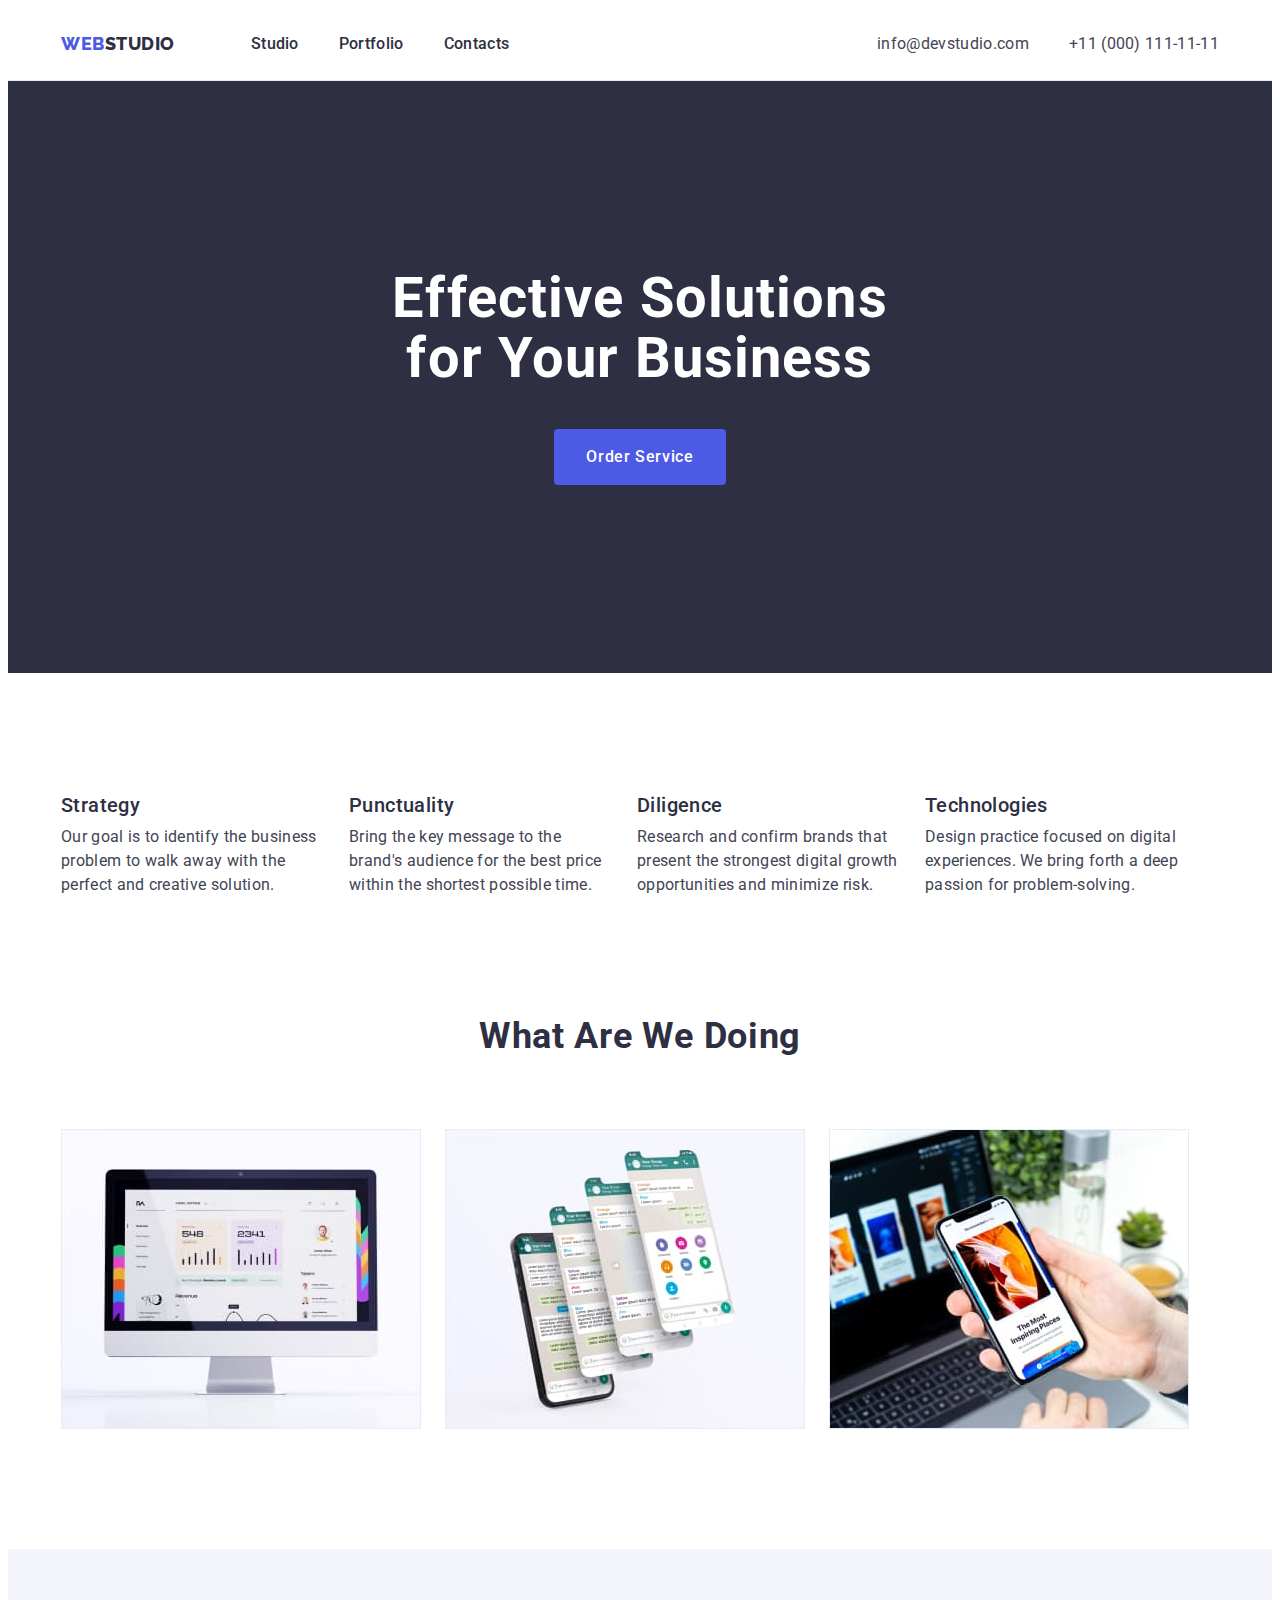
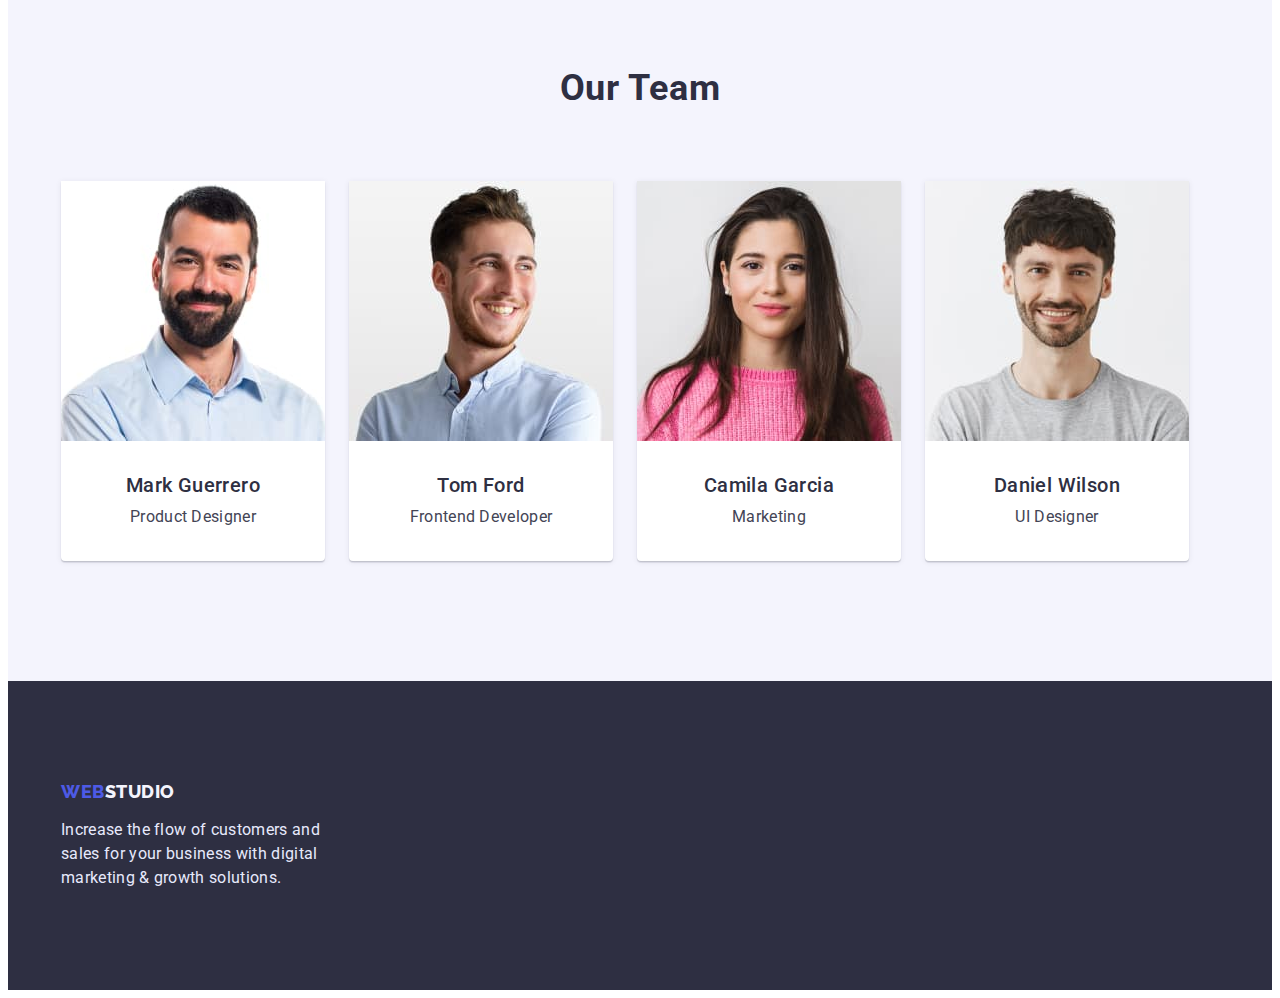
<file: index.html>
<!DOCTYPE html>
<html lang="en">
  <head>
    <meta charset="UTF-8" />
    <meta http-equiv="X-UA-Compatible" content="IE=edge" />
    <meta name="viewport" content="width=device-width, initial-scale=1.0" />
    <link rel="preconnect" href="https://fonts.googleapis.com" />
    <link rel="preconnect" href="https://fonts.gstatic.com" crossorigin />
    <link
      href="https://fonts.googleapis.com/css2?family=Raleway:wght@800&family=Roboto:wght@400;500;700;900&display=swap"
      rel="stylesheet"
    />
    <link
      rel="stylesheet"
      href="https://cdnjs.cloudflare.com/ajax/libs/modern-normalize/1.1.0/modern-normalize.min.css"
      integrity="sha512-wpPYUAdjBVSE4KJnH1VR1HeZfpl1ub8YT/NKx4PuQ5NmX2tKuGu6U/JRp5y+Y8XG2tV+wKQpNHVUX03MfMFn9Q=="
      crossorigin="anonymous"
      referrerpolicy="no-referrer"
    />
    <title>WebStudio</title>
    <link rel="stylesheet" href="./css/styles.css" />
  </head>
  <body>
    <header class="header">
      <div class="container container-nav">
        <nav class="header-nav">
          <a class="header-logo logo link" href="./index.html"
            >Web<span class="logo-studio">Studio</span></a
          >

          <ul class="header-list list">
            <li class="header-item">
              <a class="header-item link" href="./index.html">Studio</a>
            </li>
            <li class="header-item">
              <a class="header-item link" href="./portfolio.html">Portfolio</a>
            </li>
            <li class="header-item">
              <a class="header-item link" href="">Contacts</a>
            </li>
          </ul>
        </nav>
        <address class="address">
          <ul class="address-list list">
            <li class="address-item">
              <a class="address-item link" href="mailto:info@devstudio.com"
                >info@devstudio.com</a
              >
            </li>
            <li class="address-item">
              <a class="address-item link" href="tel:+110001111111"
                >+11 (000) 111-11-11</a
              >
            </li>
          </ul>
        </address>
      </div>
    </header>

    <main>
      <section class="hero">
        <h1 class="hero-title">Effective Solutions for Your Business</h1>
        <button class="hero-btn" type="button">Order Service</button>
      </section>

      <section class="section">
        <div class="container">
          <h2 class="visually-hidden">About</h2>
          <ul class="about-list list">
            <li class="about-item">
              <h3 class="about-subtitle">Strategy</h3>
              <p class="about-text">
                Our goal is to identify the business problem to walk away with
                the perfect and creative solution.
              </p>
            </li>
            <li class="about-item">
              <h3 class="about-subtitle">Punctuality</h3>
              <p class="about-text">
                Bring the key message to the brand's audience for the best price
                within the shortest possible time.
              </p>
            </li>
            <li class="about-item">
              <h3 class="about-subtitle">Diligence</h3>
              <p class="about-text">
                Research and confirm brands that present the strongest digital
                growth opportunities and minimize risk.
              </p>
            </li>
            <li class="about-item">
              <h3 class="about-subtitle">Technologies</h3>
              <p class="about-text">
                Design practice focused on digital experiences. We bring forth a
                deep passion for problem-solving.
              </p>
            </li>
          </ul>
        </div>
      </section>

      <section class="section example-section">
        <div class="container">
          <h2 class="example-title">What are we doing</h2>
          <ul class="example-list list">
            <li class="example-item">
              <img
                src="./images/img1.jpg"
                alt="image 1"
                width="360"
                height="300"
              />
            </li>
            <li class="example-item">
              <img
                src="./images/img2.jpg"
                alt="image 2"
                width="360"
                height="300"
              />
            </li>
            <li class="example-item">
              <img
                src="./images/img3.jpg"
                alt="image 3"
                width="360"
                height="300"
              />
            </li>
          </ul>
        </div>
      </section>

      <section class="team-section">
        <div class="container">
          <h2 class="team-title">Our Team</h2>
          <ul class="team-list list">
            <li class="team-item">
              <img
                src="./images/card1.jpg"
                alt="Team Card 1"
                width="264"
                height="260"
              />
              <div class="team-body">
                <h3 class="team-subtitle">Mark Guerrero</h3>
                <p class="team-text">Product Designer</p>
              </div>
            </li>
            <li class="team-item">
              <img
                src="./images/card2.jpg"
                alt="Team Card 2"
                width="264"
                height="260"
              />
              <div class="team-body">
                <h3 class="team-subtitle">Tom Ford</h3>
                <p class="team-text">Frontend Developer</p>
              </div>
            </li>
            <li class="team-item">
              <img
                src="./images/card3.jpg"
                alt="Team Card 3"
                width="264"
                height="260"
              />
              <div class="team-body">
                <h3 class="team-subtitle">Camila Garcia</h3>
                <p class="team-text">Marketing</p>
              </div>
            </li>
            <li class="team-item">
              <img
                src="./images/card4.jpg"
                alt="Team Card 4"
                width="264"
                height="260"
              />
              <div class="team-body">
                <h3 class="team-subtitle">Daniel Wilson</h3>
                <p class="team-text">UI Designer</p>
              </div>
            </li>
          </ul>
        </div>
      </section>
    </main>
    <footer class="footer">
      <div class="container footer-container">
        <a class="footer-logo" href="./index.html"
          >Web<span class="footer-logo-studio">Studio</span></a
        >
        <p class="footer-text">
          Increase the flow of customers and sales for your business with
          digital marketing & growth solutions.
        </p>
      </div>
    </footer>
  </body>
</html>
</file>
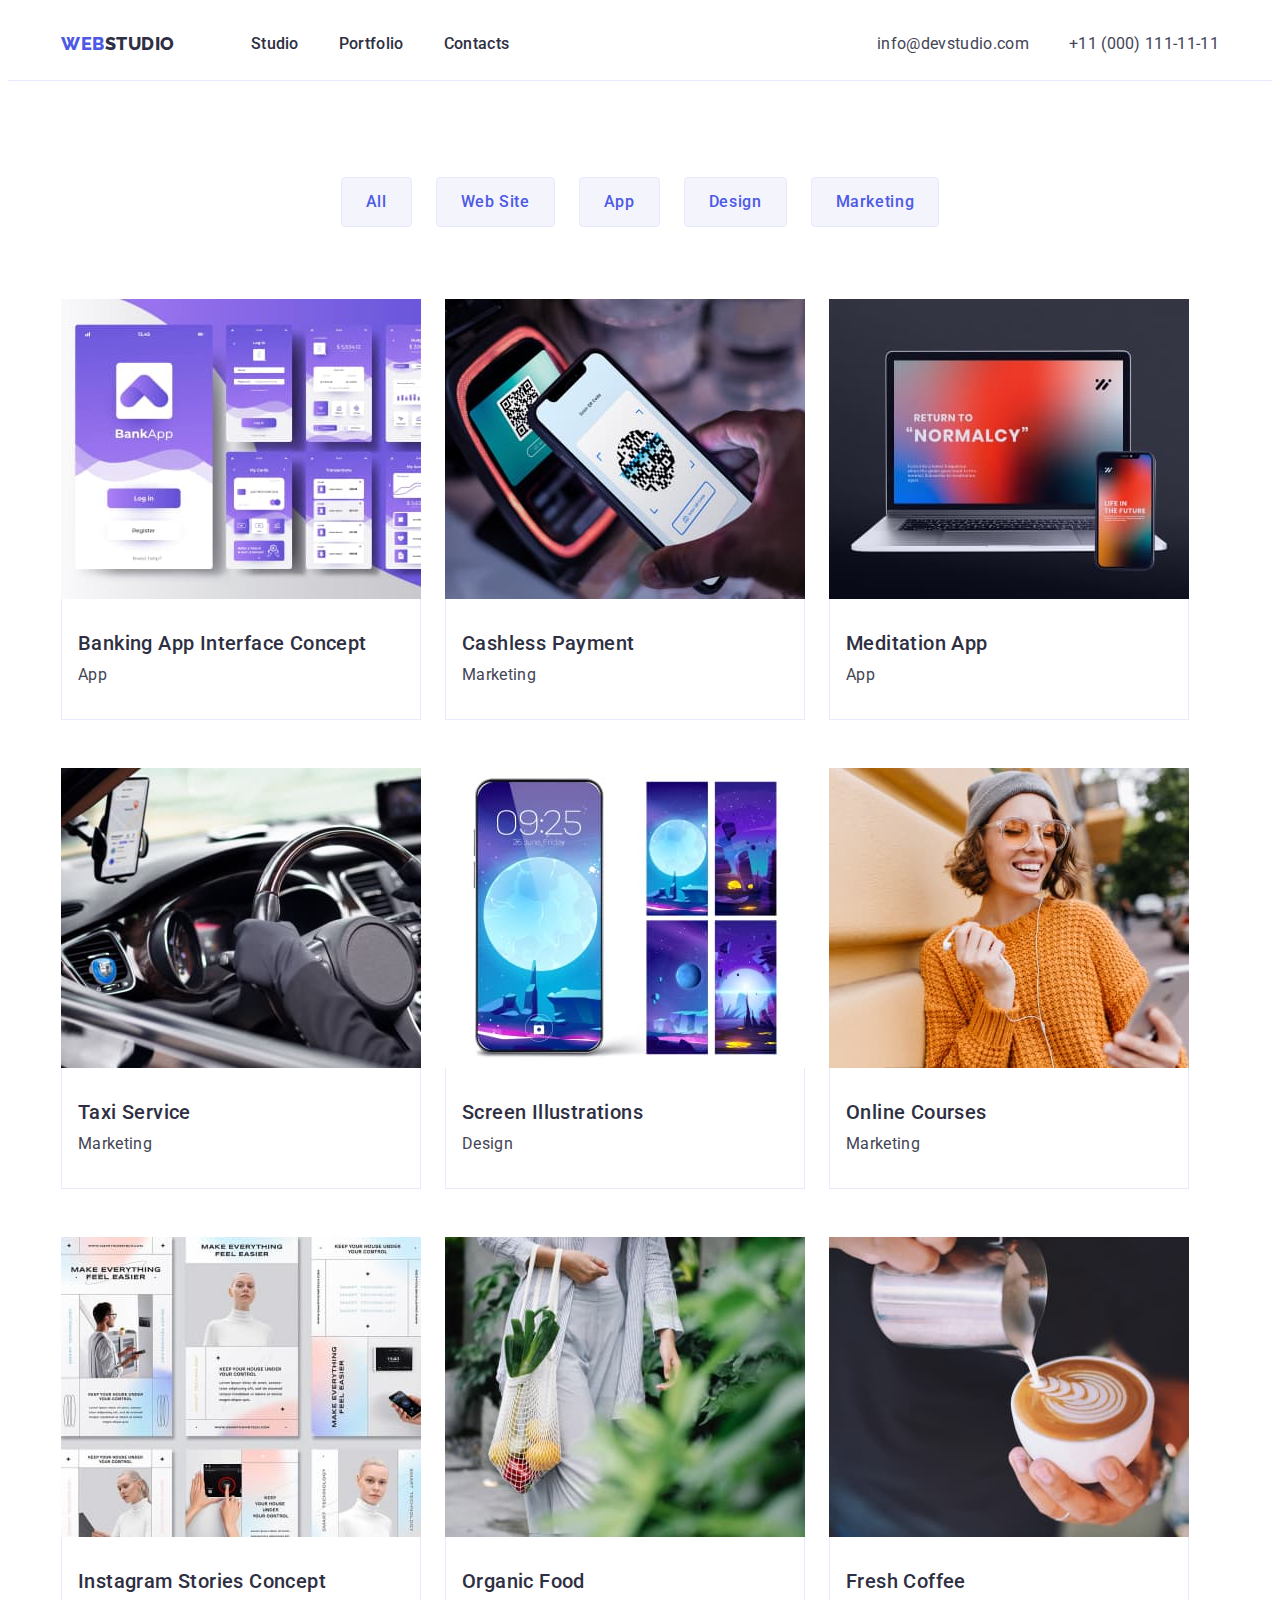
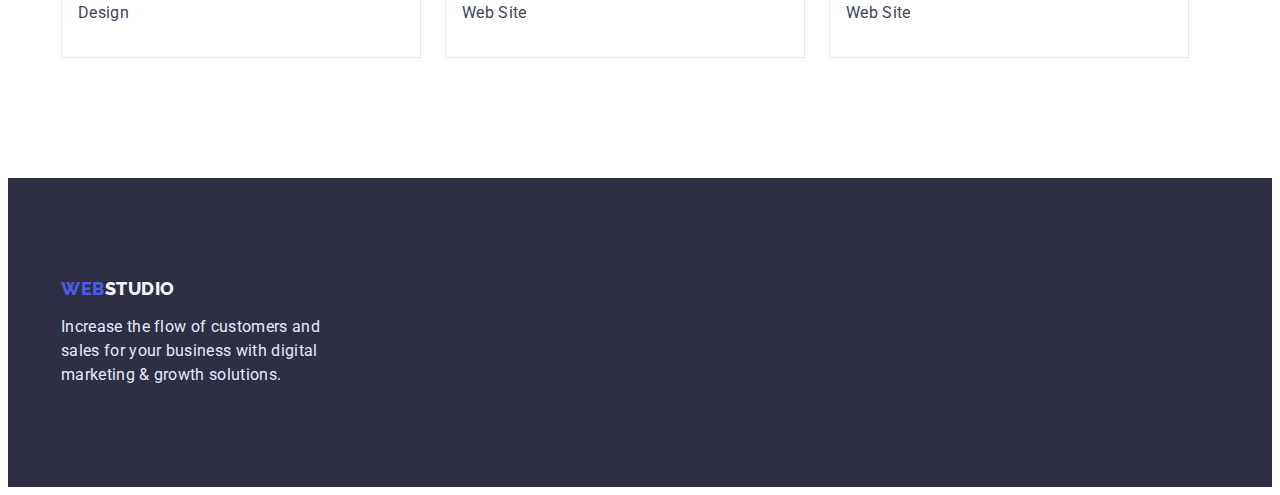
<file: portfolio.html>
<!DOCTYPE html>
<html lang="en">
  <head>
    <meta charset="UTF-8" />
    <meta http-equiv="X-UA-Compatible" content="IE=edge" />
    <meta name="viewport" content="width=device-width, initial-scale=1.0" />
    <link rel="preconnect" href="https://fonts.googleapis.com" />
    <link rel="preconnect" href="https://fonts.gstatic.com" crossorigin />
    <link
      href="https://fonts.googleapis.com/css2?family=Raleway:wght@800&family=Roboto:wght@400;500;700;900&display=swap"
      rel="stylesheet"
    />
    <link
      rel="stylesheet"
      href="https://cdnjs.cloudflare.com/ajax/libs/modern-normalize/1.1.0/modern-normalize.min.css"
      integrity="sha512-wpPYUAdjBVSE4KJnH1VR1HeZfpl1ub8YT/NKx4PuQ5NmX2tKuGu6U/JRp5y+Y8XG2tV+wKQpNHVUX03MfMFn9Q=="
      crossorigin="anonymous"
      referrerpolicy="no-referrer"
    />
    <title>Portfolio</title>
    <link rel="stylesheet" href="./css/styles.css" />
  </head>
  <body class="body">
    <header class="header">
      <div class="container container-nav">
        <nav class="header-nav">
          <a class="header-logo logo link" href="./index.html"
            >Web<span class="logo-studio">Studio</span></a
          >

          <ul class="header-list list">
            <li class="header-item">
              <a class="header-item link" href="./index.html">Studio</a>
            </li>
            <li class="header-item">
              <a class="header-item link" href="./portfolio.html">Portfolio</a>
            </li>
            <li class="header-item">
              <a class="header-item link" href="">Contacts</a>
            </li>
          </ul>
        </nav>
        <address class="address">
          <ul class="address-list list">
            <li class="address-item">
              <a class="address-item link" href="mailto:info@devstudio.com"
                >info@devstudio.com</a
              >
            </li>
            <li class="address-item">
              <a class="address-item link" href="tel:+110001111111"
                >+11 (000) 111-11-11</a
              >
            </li>
          </ul>
        </address>
      </div>
    </header>
    <main>
      <section class="section portfolio-section">
        <div class="container project-container">
          <h1 class="visually-hidden">Filter</h1>
          <ul class="filter-list list">
            <li class="filter-item">
              <button class="filter-btn" type="button">All</button>
            </li>
            <li class="filter-item">
              <button class="filter-btn" type="button">Web Site</button>
            </li>
            <li class="filter-item">
              <button class="filter-btn" type="button">App</button>
            </li>
            <li class="filter-item">
              <button class="filter-btn" type="button">Design</button>
            </li>
            <li class="filter-item">
              <button class="filter-btn" type="button">Marketing</button>
            </li>
          </ul>

          <ul class="row-list list">
            <li class="row-item link">
              <a class="link" href="#">
                <img
                  src="./images/projectcard1.jpg"
                  alt="Project Card 1"
                  width="360"
                  height="300"
                />
                <div class="decor-border">
                  <h2 class="row-title">Banking App Interface Concept</h2>
                  <p class="row-text">App</p>
                </div>
              </a>
            </li>
            <li class="row-item link">
              <a class="link" href="#">
                <img
                  src="./images/projectcard2.jpg"
                  alt="Project Card 2"
                  width="360"
                  height="300"
                />
                <div class="decor-border">
                  <h2 class="row-title">Cashless Payment</h2>
                  <p class="row-text">Marketing</p>
                </div>
              </a>
            </li>
            <li class="row-item link">
              <a class="link" href="#">
                <img
                  src="./images/projectcard3.jpg"
                  alt="Project Card 3"
                  width="360"
                  height="300"
                />
                <div class="decor-border">
                  <h2 class="row-title">Meditation App</h2>
                  <p class="row-text">App</p>
                </div>
              </a>
            </li>
            <li class="row-item link">
              <a class="link" href="#">
                <img
                  src="./images/projectcard4.jpg"
                  alt="Project Card 4"
                  width="360"
                  height="300"
                />
                <div class="decor-border">
                  <h2 class="row-title">Taxi Service</h2>
                  <p class="row-text">Marketing</p>
                </div>
              </a>
            </li>
            <li class="row-item link">
              <a class="link" href="#">
                <img
                  src="./images/projectcard5.jpg"
                  alt="Project Card 5"
                  width="360"
                  height="300"
                />
                <div class="decor-border">
                  <h2 class="row-title">Screen Illustrations</h2>
                  <p class="row-text">Design</p>
                </div>
              </a>
            </li>
            <li class="row-item link">
              <a class="link" href="#">
                <img
                  src="./images/projectcard6.jpg"
                  alt="Project Card 6"
                  width="360"
                  height="300"
                />
                <div class="decor-border">
                  <h2 class="row-title">Online Courses</h2>
                  <p class="row-text">Marketing</p>
                </div>
              </a>
            </li>
            <li class="row-item link">
              <a class="link" href="#">
                <img
                  src="./images/projectcard7.jpg"
                  alt="Project Card 7"
                  width="360"
                  height="300"
                />
                <div class="decor-border">
                  <h2 class="row-title">Instagram Stories Concept</h2>
                  <p class="row-text">Design</p>
                </div>
              </a>
            </li>
            <li class="row-item link">
              <a class="link" href="#">
                <img
                  src="./images/projectcard8.jpg"
                  alt="Project Card 8"
                  width="360"
                  height="300"
                />
                <div class="decor-border">
                  <h2 class="row-title">Organic Food</h2>
                  <p class="row-text">Web Site</p>
                </div>
              </a>
            </li>
            <li class="row-item link">
              <a class="link" href="#">
                <img
                  src="./images/projectcard9.jpg"
                  alt="Project Card 9"
                  width="360"
                  height="300"
                />
                <div class="decor-border">
                  <h2 class="row-title">Fresh Coffee</h2>
                  <p class="row-text">Web Site</p>
                </div>
              </a>
            </li>
          </ul>
        </div>
      </section>
    </main>

    <footer class="footer">
      <div class="container footer-container">
        <a class="footer-logo" href="./index.html"
          >Web<span class="footer-logo-studio">Studio</span></a
        >
        <p class="footer-text">
          Increase the flow of customers and sales for your business with
          digital marketing & growth solutions.
        </p>
      </div>
    </footer>
  </body>
</html>
</file>
<file: css/styles.css>
/* Основний колір тексту - #2E2F42 */

/* Другорядний колір тексту - #434455 */

/* Колір тексту кнопок - #4D5AE5 */

/* Колір тексту кнопок при наведенні - #FFFFFF */

/* Колір тексту футера - #E7E9FC */

/* Колір основного фону - #E7E9FC */

/* Колір другорядного фону - #F4F4FD */

:root {
  --body-color: #434455;
  --footer-background-color: #2e2f42;
  --footer-text-color: #e7e9fc;
  --footer-logo-studio-color: #f4f4fd;
  --button-text-color: #4d5ae5;
  --button-text-hover-color: #ffffff;
  --background-button-color: #f4f4fd;
  --background-button-hover-color: #404bbf;
  --link-color-hover: #404bbf;
  --logo-web-color: #4d5ae5;
  --logo-studio-color: #2e2f42;
  --header-item-color: #2e2f42;
  --address-item-color: #434455;
  --hero-background-color: #2e2f42;
  --hero-button-color: #ffffff;
  --hero-button-background-color: #4d5ae5;
  --hero-button-background-hover-color: #404bbf;
  --hero-title-color: #ffffff;
  --title-subtitle-color: #2e2f42;
  --team-background-color: #f4f4fd;
}

.container {
  margin-left: auto;
  margin-right: auto;
  width: 1158px;
  padding-left: 15px;
  padding-right: 15px;
}

body {
  font-family: "Roboto", sans-serif;
  color: var(--body-color);
}

img {
  display: block;
  max-width: 100%;
  height: auto;
}

.section {
  /* padding-top: 120px;
  padding-bottom: 120px; */
  padding: 120px 0;
}

.list {
  text-decoration: none;
}

/* Header */

.container-nav {
  display: flex;
  align-items: center;
  justify-content: space-between;
}

.header {
  padding: 0 15px;
  border-bottom: 1px solid var(--footer-text-color);
}

.header-item .link {
  display: block;
  padding-top: 24px;
  padding-bottom: 24px;
}

.header-list {
  display: flex;
}

.header-list .header-item:not(:last-child) {
  margin-right: 40px;
}

.header-nav {
  display: flex;
  align-items: center;
}

.header-item {
  text-decoration: none;
}

ul {
  padding: 0;
  margin: 0;
  list-style: none;
  text-decoration: none;
}

h3 {
  margin: 0;
}

p {
  margin: 0;
}

/* Логотип */

.header-logo {
  /* margin-top: 25.5px;
  margin-bottom: 25.5px; */
  margin-right: 76px;
}

.header-logo {
  text-decoration: none;
  text-transform: uppercase;
}

.header-logo {
  font-family: "Raleway", sans-serif;
  font-weight: 800;
  font-size: 18px;
  line-height: 1.17;
  letter-spacing: 0.03em;
  color: var(--logo-web-color);
}

.logo-studio {
  font-family: "Raleway", sans-serif;
  font-weight: 800;
  font-size: 18px;
  line-height: 1.17;
  color: var(--logo-studio-color);
}

/* header-nav */

.header-item {
  font-weight: 500;
  font-size: 16px;
  line-height: calc(24 / 16);
  letter-spacing: 0.02em;
  color: var(--header-item-color);
}

.header-item:hover,
.header-item:focus {
  color: var(--link-color-hover);
}

.address {
  margin-left: auto;
  font-style: normal;
}

.address-list {
  display: flex;
}

.address-list .address-item + .address-item {
  margin-left: 40px;
}

.address-item {
  text-decoration: none;
  font-style: normal;
  font-size: 16px;
  line-height: calc(24 / 16);
  letter-spacing: 0.02em;
  color: var(--address-item-color);
}

.address-item:hover,
.address-item:focus {
  color: var(--link-color-hover);
}

/* Hero */

.hero {
  background-color: var(--hero-background-color);
  /* text-align: center; */
  margin-top: 0;
  padding-bottom: 188px;
  padding-top: 188px;
  display: flex;
  flex-direction: column;
  justify-content: center;
  align-items: center;
}

.hero-title {
  margin-top: 0;
  margin-bottom: 40px;
  font-size: 56px;
  line-height: 1.07;
  text-align: center;
  letter-spacing: 0.02em;
  color: var(--hero-title-color);

  width: 496px;
}

.hero-btn {
  font-family: "Roboto", sans-serif;
  font-weight: 500;
  font-size: 16px;
  line-height: calc(24 / 16);
  letter-spacing: 0.04em;
  color: var(--hero-button-color);
  background: var(--hero-button-background-color);
  cursor: pointer;
  padding: 16px 32px;
  border-radius: 4px;
  border: none;
}

.hero-btn:hover,
.hero-btn:focus {
  color: var(--hero-button-color);
  background: var(--hero-button-background-hover-color);
}

/* About */

.about-list {
  /* width: 1158px; */
  /* padding-top: 120px;  */
  /* margin-right: 24px; */
  display: flex;
}

.about-item {
  width: 264px;
  /* padding-right: 24px; */
  margin-right: 24px;
}

.visually-hidden {
  position: absolute;
  width: 1px;
  height: 1px;
  margin: -1px;
  border: 0;
  padding: 0;
  white-space: nowrap;
  clip-path: inset(100%);
  clip: rect(0 0 0 0);
  overflow: hidden;
}

.about-list .about-item:last-child {
  margin-right: 0;
}

.about-subtitle {
  margin-top: 0;
  margin-bottom: 8px;
  font-weight: 500;
  font-size: 20px;
  line-height: calc(24 / 20);
  letter-spacing: 0.02em;
  color: var(--title-subtitle-color);
}

.about-text {
  margin-top: 0;
  margin-bottom: 0;
  font-size: 16px;
  line-height: calc(24 / 16);
  letter-spacing: 0.02em;
  color: var(--body-color);
}

/* Example */

.example-section {
  padding-top: 0;
}

.example-list {
  display: flex;
}

.example-item {
  margin-right: 24px;
}

.example-list .example-item:last-child {
  margin-right: 0;
}

.example-title {
  margin-top: 0;
  margin-bottom: 72px;
  font-size: 36px;
  line-height: 1.11;
  text-align: center;
  letter-spacing: 0.02em;
  text-transform: capitalize;
  color: var(--title-subtitle-color);
}

/* Team */

.team-section {
  padding-top: 120px;
  padding-bottom: 120px;
  background-color: var(--team-background-color);
}

.team-list {
  display: flex;
  /* padding-bottom: 120px; */
}

.team-item {
  margin-right: 24px;
  /* justify-content: center;
  align-items: center; */
  background: var(--button-text-hover-color);
  box-shadow: 0px 1px 6px rgba(46, 47, 66, 0.08),
    0px 1px 1px rgba(46, 47, 66, 0.16), 0px 2px 1px rgba(46, 47, 66, 0.08);
  border-radius: 0px 0px 4px 4px;
}

.team-list .team-item:last-child {
  margin-right: 0;
}

.team-body {
  padding: 32px 16px;
}

.team-title {
  margin: 0;
  margin-bottom: 72px;
  font-size: 36px;
  line-height: 1.11;
  text-align: center;
  letter-spacing: 0.02em;
  text-transform: capitalize;
  color: var(--title-subtitle-color);
}

.team-subtitle {
  /* margin-top: 32px;
  margin-bottom: 8px; */
  font-weight: 500;
  font-size: 20px;
  line-height: calc(24 / 20);
  text-align: center;
  letter-spacing: 0.02em;
  color: var(--title-subtitle-color);

  margin-bottom: 8px;
}

.team-text {
  /* margin-top: 0;
  margin-bottom: 32px; */
  font-size: 16px;
  line-height: calc(24 / 16);
  text-align: center;
  letter-spacing: 0.02em;
  color: var(--body-color);
}

/* Footer */

.footer {
  padding: 100px 0;
  background-color: var(--footer-background-color);
}

.footer-logo {
  display: block;
  margin-bottom: 16px;
  text-decoration: none;
  text-transform: uppercase;
  font-family: "Raleway", sans-serif;
  font-weight: 800;
  font-size: 18px;
  line-height: 1.17;
  letter-spacing: 0.03em;
  color: var(--logo-web-color);
}

.footer-logo-studio {
  font-family: "Raleway", sans-serif;
  font-weight: 800;
  font-size: 18px;
  line-height: 1.17;
  color: var(--footer-logo-studio-color);
}

.footer-text {
  width: 264px;
  font-size: 16px;
  line-height: calc(24 / 16);
  letter-spacing: 0.02em;
  color: var(--footer-text-color);

  margin: 0;
}

/* Portfolio */
/* Filter */

.project-container {
  width: 1158px;
  padding-left: 15px;
  padding-right: 15px;
  margin-left: auto;
  margin-right: auto;
}

.portfolio-section {
  padding-top: 96px;
}

.filter-list {
  justify-content: center;
  display: block;
  display: flex;
  flex-wrap: wrap;
  margin-bottom: 72px;
}

.filter-item {
  display: block;
}

.filter-list .filter-item:not(:last-child) {
  margin-right: 24px;
}

.filter-btn {
  padding: 12px 24px;
  font-family: "Roboto", sans-serif;
  font-weight: 500;
  font-size: 16px;
  line-height: 1.5;
  letter-spacing: 0.04em;
  color: var(--button-text-color);
  background: var(--background-button-color);
  border: 1px solid #e7e9fc;
  border-radius: 4px;
  cursor: pointer;
}

.filter-btn:hover,
.filter-btn:focus {
  color: var(--button-text-hover-color);
  background: var(--background-button-hover-color);
}

/* Rows */

.row-list {
  display: flex;
  flex-wrap: wrap;
  /* width: 1158px; */
}

.row-item {
  display: block;
  width: 360px;
  margin-right: 24px;
  margin-bottom: 48px;
  background: var(--hero-button-color);
}

.row-item:nth-child(3n) {
  margin-right: 0;
}

.row-item:nth-last-child(-n + 3) {
  margin-bottom: 0;
}

.link {
  text-decoration: none;
}

.row-title {
  margin: 0;
  margin-bottom: 8px;
  font-weight: 500;
  font-size: 20px;
  line-height: 1.2;
  letter-spacing: 0.02em;
  color: var(--title-subtitle-color);
}

.row-text {
  /* margin-top: 0;
  margin-bottom: 0; */
  /* padding-bottom: 32px; */
  /* padding-left: 16px; */
  font-size: 16px;
  line-height: 1.5;
  letter-spacing: 0.02em;
  color: var(--body-color);
}

.decor-border {
  padding: 32px;
  padding-left: 16px;
  border: 1px solid var(--footer-text-color);
  border-top: none;
}
</file>
